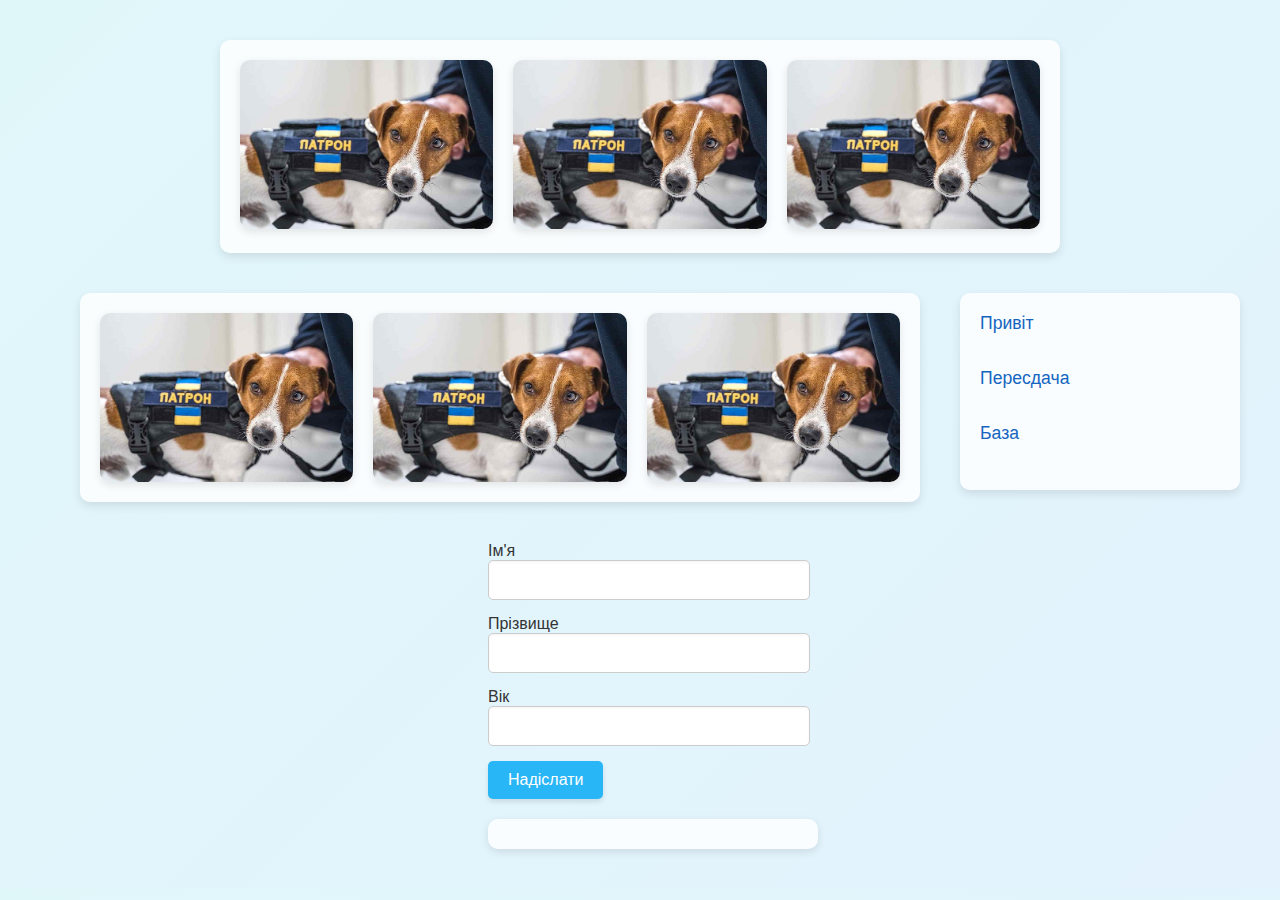
<file: task_1/index.html>
<!DOCTYPE html>
<html lang="en">
<head>
    <meta charset="UTF-8">
    <meta name="viewport" content="width=device-width, initial-scale=1.0">
    <title>Interactive Web Page</title>
    <link rel="stylesheet" href="main.css">
</head>
<body>

    <div id="task1">
        <div class="MOV_img-cont">
            <a href="https://www.youtube.com">
                <img src="./img/images.jpg" alt="YouTube">
            </a>
            <a href="https://translate.google.com.ua/">
                <img src="./img/images.jpg" alt="Google">
            </a>
            <a href="https://uk.wikipedia.org/">
                <img src="./img/images.jpg" alt="wiki">
            </a>
        </div>
    </div>

    <div id="task2">
        <div class="MOV_img-cont">
            <img src="./img/images.jpg" alt="Image 1">
            <img src="./img/images.jpg" alt="Image 2">
            <img src="./img/images.jpg" alt="Image 3">
        </div>
    </div>

    <div id="task3">
        <div class="MOV_link-cont">
            <a href="https://www.youtube.com">Привіт</a><br>
            <a href="https://translate.google.com.ua/">Пересдача</a><br>
            <a href="https://www.stalker2.com/ru">База</a><br>
        </div>
    </div>

    <div id="task4">
        <form id="userForm">
            <label for="firstName">Ім'я</label>
            <input type="text" id="firstName" name="firstName" required><br>

            <label for="lastName">Прізвище</label>
            <input type="text" id="lastName" name="lastName" required><br>

            <label for="age">Вік</label>
            <input type="number" id="age" name="age" maxlength="3" required><br>

            <button type="submit">Надіслати</button>
        </form>

        <div id="demo"></div>
    </div>

    <script src="index.js"></script>
</body>
</html>
</file>
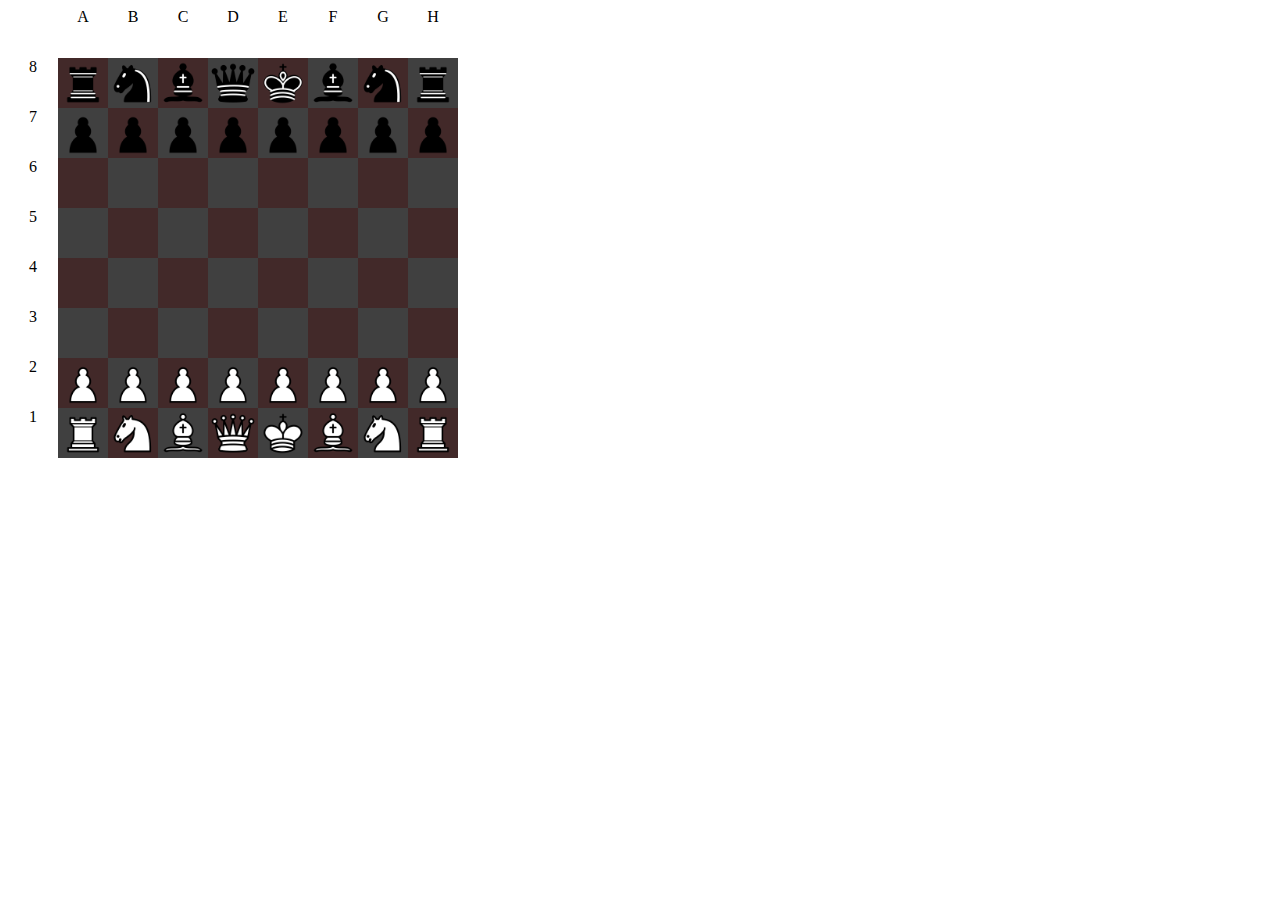
<file: task_3/index.html>
<!DOCTYPE html>
<html lang="en">
<head>
    <meta charset="UTF-8">
    <meta name="viewport" content="width=device-width, initial-scale=1.0">
    <title>Chessboard</title>
    <link rel="stylesheet" href="main.css">
</head>
<body>
    <div id="chest"></div>
    <script src="index.js"></script>
</body>
</html>
</file>
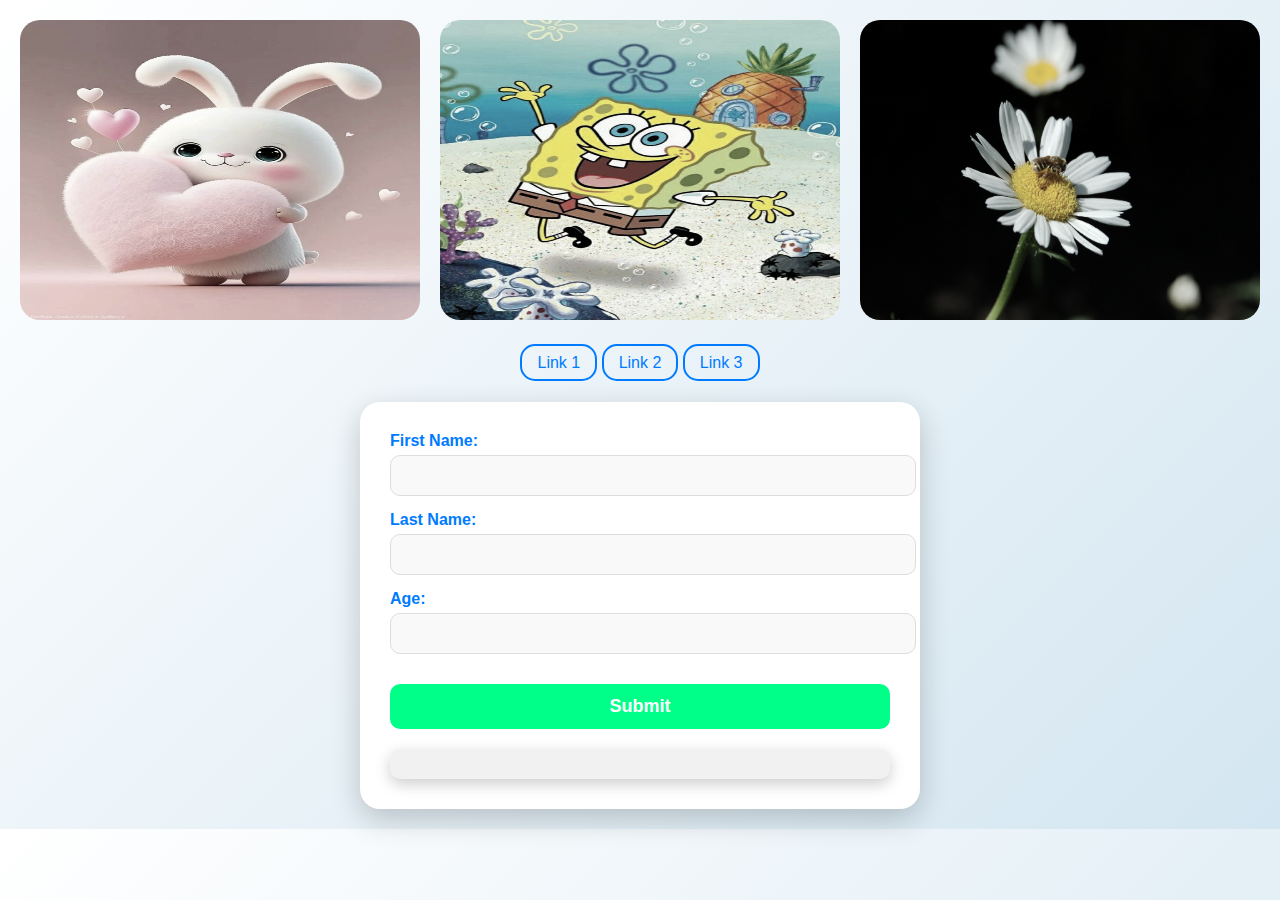
<file: pz-2-3stahovskyi/task_1/index.html>
<!DOCTYPE html>
<html lang="en">
<head>
    <meta charset="UTF-8">
    <meta name="viewport" content="width=device-width, initial-scale=1.0">
    <title>Interactive Task</title>
    <link rel="stylesheet" href="./main.css">
</head>
<body>
    <div class="images">
        <a href="https://Landscape.com"><img src="./img/im11.jpg" alt="Landscape Image"></a>
        <a href="https://Character.com"><img src="./img/im22.jpg" alt="Character Image"></a>
        <a href="https://CartoonHippo.com"><img src="./img/im33.jpg" alt="Cartoon Hippo Image"></a>
    </div>

    <div class="links">
        <a href="https://Landscape.com">Link 1</a>
        <a href="https://Character.com">Link 2</a>
        <a href="https://CartoonHippo.com">Link 3</a>
    </div>

    <div class="form-container">
        <form id="userForm">
            <label>First Name: <input type="text" id="firstName"></label>
            <label>Last Name: <input type="text" id="lastName"></label>
            <label>Age: <input type="text" id="age"></label>
            <button type="submit">Submit</button>
        </form>
        <div id="demo"></div>
    </div>

    <script src="index.js"></script>
</body>
</html>
</file>
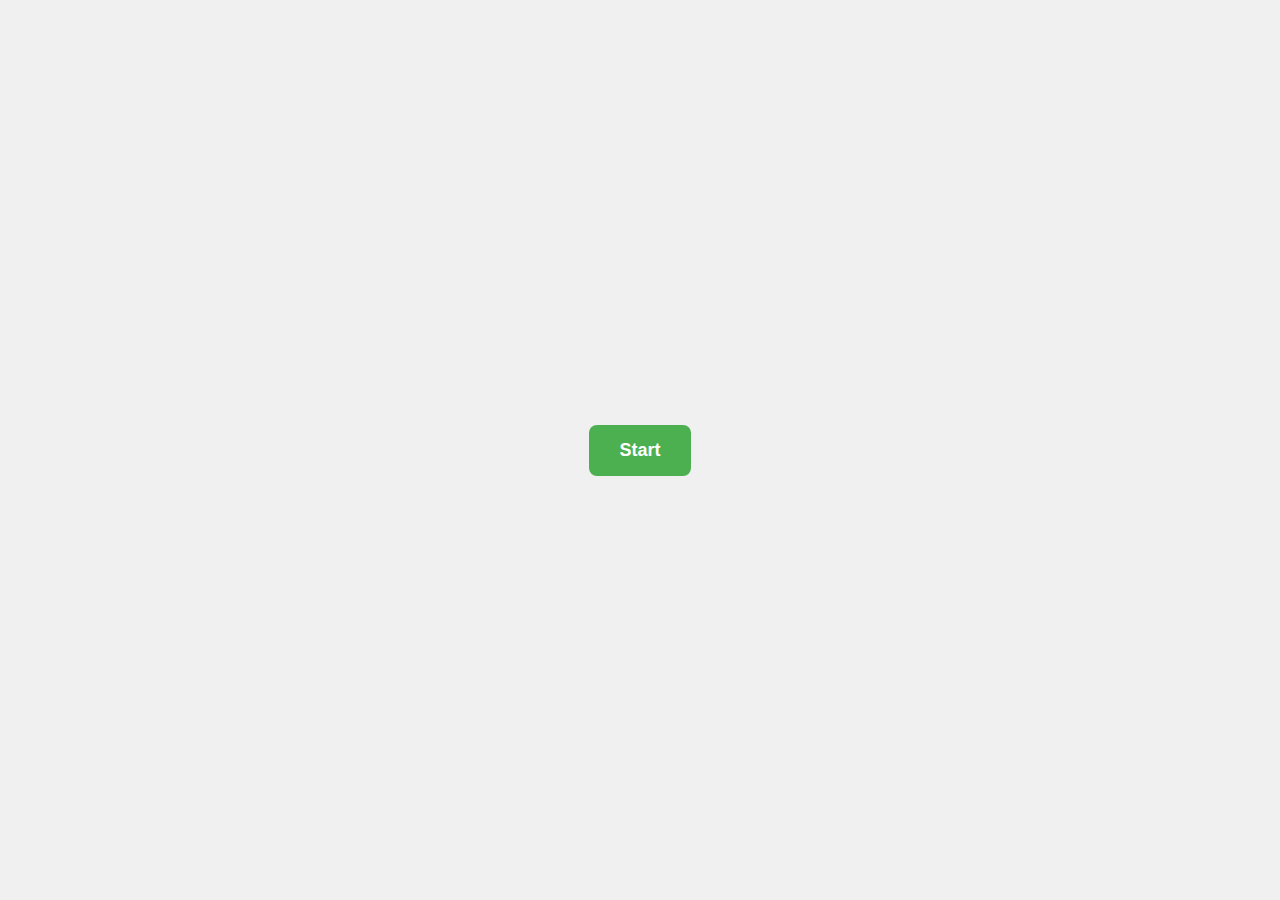
<file: pz-2-3stahovskyi/task_2/index.html>
<!DOCTYPE html>
<html lang="en">
<head>
    <meta charset="UTF-8">
    <meta name="viewport" content="width=device-width, initial-scale=1.0">
    <title>Task 2 - Button States</title>
    <link rel="stylesheet" href="main.css">
</head>
<body>
    <div class="container">
        <button id="statusButton" class="button">Start</button>
    </div>
    <script src="index.js"></script>
</body>
</html>
</file>
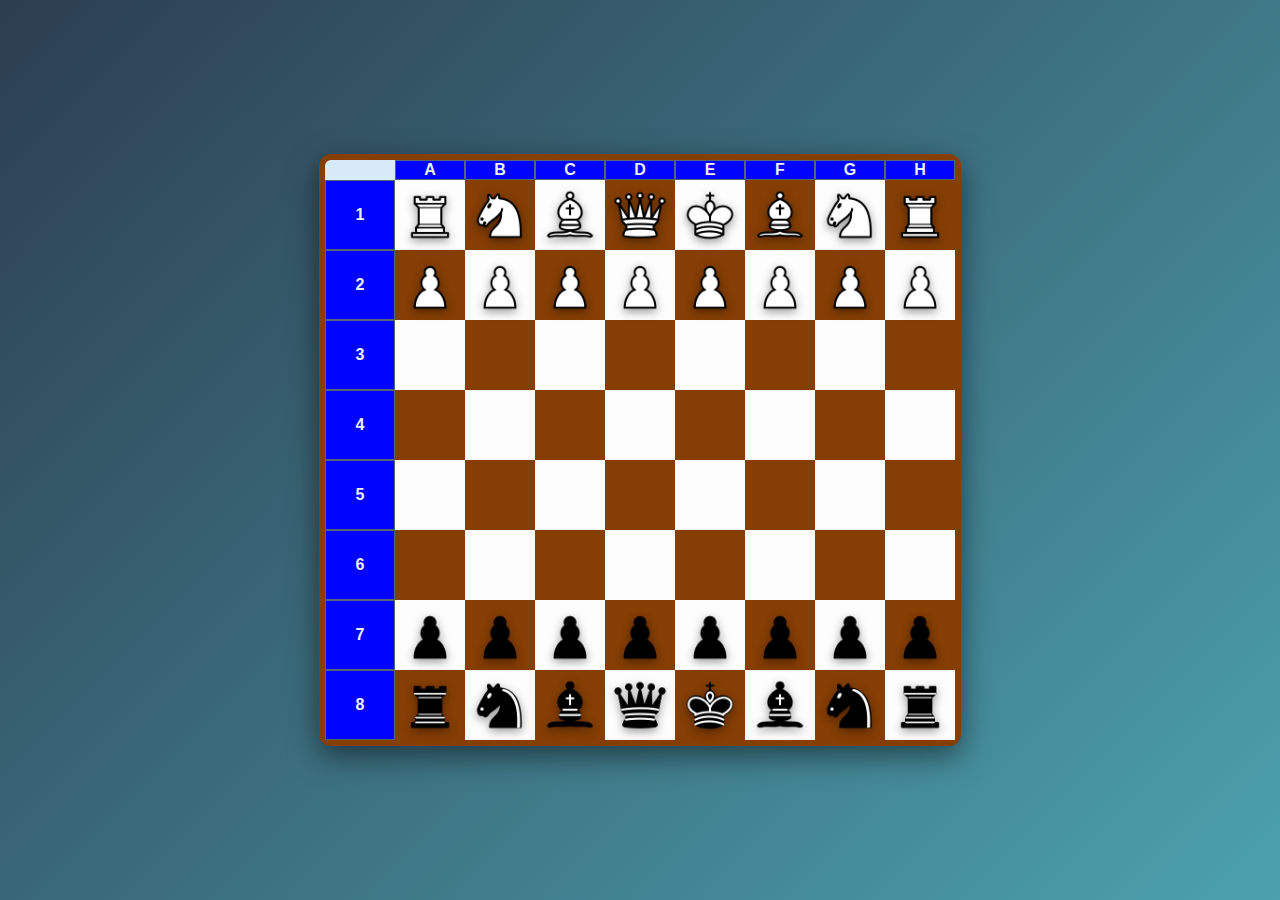
<file: pz-2-3stahovskyi/task_3/index.html>
<!DOCTYPE html>
<html lang="en">
<head>
    <meta charset="UTF-8">
    <meta name="viewport" content="width=device-width, initial-scale=1.0">
    <title>Chessboard</title>
    <link rel="stylesheet" href="main.css">
</head>
<body>
    <div id="chessboard"></div>
    <script src="index.js"></script>
</body>
</html>
</file>
<file: task_1/main.css>
body {
    font-family: 'Arial', sans-serif;
    padding: 40px;
    display: flex;
    flex-wrap: wrap;
    justify-content: center;
    align-items: flex-start;
    gap: 40px;
    background: linear-gradient(135deg, #e0f7fa, #e3f2fd);
    color: #333;
    margin: 0;
}

h1, h2 {
    color: #222;
    text-align: center;
    width: 100%;
    margin-top: 0;
    font-weight: normal;
}

/* Галерея изображений (Task 1) */
.MOV_img-cont {
    display: grid;
    grid-template-columns: repeat(3, 1fr);
    gap: 20px;
    max-width: 800px;
    width: 100%;
    background: #ffffffc7;
    padding: 20px;
    border-radius: 10px;
    box-shadow: 0 4px 10px rgba(0,0,0,0.1);
}

.MOV_img-cont img {
    width: 100%;
    height: auto;
    border-radius: 10px;
    box-shadow: 0 3px 8px rgba(0, 0, 0, 0.1);
    transition: transform 0.3s ease, box-shadow 0.3s ease;
    cursor: pointer;
}

.MOV_img-cont img:hover {
    transform: scale(1.05);
    box-shadow: 0 6px 12px rgba(0, 0, 0, 0.15);
}

/* Блок со ссылками (Task 3) */
.MOV_link-cont {
    display: flex;
    flex-direction: column;
    gap: 8px;
    background: #ffffffc7;
    padding: 20px;
    border-radius: 10px;
    box-shadow: 0 4px 10px rgba(0,0,0,0.1);
    max-width: 300px;
    width: 100%;
}

.MOV_link-cont a {
    display: inline-block;
    color: #1565c0;
    font-size: 1.1rem;
    font-weight: 500;
    text-decoration: none;
    transition: color 0.3s ease;
    /* Чтобы при добавлении текста (href) ссылка не "скакала":
       Зарезервируем место под текст */
    min-width: 200px;
    white-space: nowrap;
}

.MOV_link-cont a:hover {
    color: #0d47a1;
    text-decoration: underline;
}

/* Поля ввода и форма */
input {
    margin-bottom: 15px;
    padding: 10px;
    width: 100%;
    max-width: 300px;
    font-size: 1rem;
    border: 1px solid #ccc;
    border-radius: 5px;
    box-shadow: inset 0 1px 3px rgba(0, 0, 0, 0.05);
    transition: border 0.3s ease, box-shadow 0.3s ease;
    font-family: 'Arial', sans-serif;
}

input:focus {
    border-color: #29b6f6;
    box-shadow: 0 0 5px rgba(41, 182, 246, 0.5);
}

input.invalid {
    border: 2px solid #f44336;
    box-shadow: 0 0 5px rgba(244, 67, 54, 0.5);
}

/* Кнопка */
button {
    padding: 10px 20px;
    font-size: 1rem;
    background-color: #29b6f6;
    color: white;
    border: none;
    border-radius: 5px;
    box-shadow: 0 3px 5px rgba(0, 0, 0, 0.1);
    cursor: pointer;
    transition: background-color 0.3s ease, transform 0.2s ease;
    font-family: 'Arial', sans-serif;
}

button:hover {
    background-color: #1e88e5;
    transform: translateY(-2px);
}

button:active {
    transform: translateY(0);
    box-shadow: 0 2px 4px rgba(0, 0, 0, 0.2);
}

/* Блок результата */
#demo {
    margin-top: 20px;
    font-size: 1.1rem;
    font-weight: bold;
    color: #333;
    text-align: center;
    background: #ffffffc7;
    padding: 15px;
    border-radius: 10px;
    max-width: 300px;
    width: 100%;
    box-shadow: 0 3px 8px rgba(0,0,0,0.1);
}
</file>
<file: task_3/main.css>
#chest {
    display: grid;
    justify-items: center;
    grid-template-columns: 50px 50px 50px 50px 50px 50px 50px 50px 50px 50px;
    grid-template-rows: 50px 50px 50px 50px 50px 50px 50px 50px 50px 50px;
}

.eam_square {
    width: 50px;
    height: 50px;
}

.eam_dark {
    background: rgb(66, 41, 41);
}

.eam_light {
    background: #404040;
}

img {
    width: 50px;
}
</file>
<file: pz-2-3stahovskyi/task_1/main.css>
body {
    margin: 0;
    font-family: 'Roboto', sans-serif;
    background: linear-gradient(135deg, #ffffff, #d4e6f1); /* Світлий фон з градієнтом */
    color: #333;
    text-align: center;
    padding: 20px;
}

/* Галерея зображень */
.images {
    display: flex;
    justify-content: space-between;
    gap: 10px;
    margin-bottom: 30px;
}

.images img {
    width: 400px;
    height: 300px;

    border-radius: 20px;
    transition: transform 0.4s, filter 0.4s;
    filter: grayscale(50%);
}

.images img:hover {
    transform: scale(1.1);
    filter: grayscale(0%);
}


.links {
    margin-bottom: 30px;
}

.links a {
    color: #007bff; 
    text-decoration: none;
    font-size: 16px;
    padding: 8px 15px;
    border: 2px solid #007bff;
    border-radius: 15px;
    transition: background 0.4s, box-shadow 0.4s; 
}

.links a:hover {
    background: #e6f3ff; 
    box-shadow: 0 4px 10px rgba(0, 123, 255, 0.2); 
    border-color: #007bff; 
    color: #007bff; 
}

.links a:active {
    box-shadow: 0 2px 5px rgba(0, 123, 255, 0.5); 
    transform: scale(0.98); 
}


.form-container {
    background: #ffffff; 
    padding: 30px;
    border-radius: 20px;
    max-width: 500px;
    margin: 0 auto;
    box-shadow: 0 10px 30px rgba(0, 0, 0, 0.2);
}


form label {
    display: block;
    margin-bottom: 15px;
    font-weight: 700;
    color: #007bff;
    text-align: left;
}

form input {
    width: 100%;
    padding: 12px;
    margin-top: 5px;
    border: 1px solid #ddd;
    border-radius: 10px;
    background: #f9f9f9;
    color: #333;
    transition: border 0.3s ease-in-out, box-shadow 0.3s ease-in-out;
}

form input:focus {
    outline: none;
    border-color: #007bff;
    box-shadow: 0 0 10px rgba(0, 123, 255, 0.5);
}


form button {
    width: 100%;
    padding: 12px;
    margin-top: 15px;
    background: #00ff88; 
    border: none;
    color: white;
    font-size: 18px;
    font-weight: bold;
    border-radius: 10px;
    cursor: pointer;
    transition: background 0.3s ease-in-out, transform 0.2s;
}

form button:hover {
    background: #0056b3;
    transform: scale(1.05);
}


#demo {
    margin-top: 20px;
    padding: 15px;
    background: #f1f1f1;
    border-radius: 10px;
    box-shadow: 0 5px 15px rgba(0, 0, 0, 0.2);
    font-size: 16px;
    color: #007bff;
}
</file>
<file: pz-2-3stahovskyi/task_2/main.css>
.container {
    text-align: center;
}

.start {
    background-color: #4caf50; 
    color: white;
}
.completed {
    background-color: #f44336; 
    color: white;
}

.processing {
    background-color: #ff9800; 
}
.button {
    padding: 15px 30px;
    font-size: 18px;
    font-weight: bold;
    border: none;
    border-radius: 8px;
    cursor: pointer;
    transition: background-color 0.3s, color 0.3s;
}


body {
    margin: 0;
    font-family: Arial, sans-serif;
    display: flex;
    justify-content: center;
    align-items: center;
    height: 100vh;
    background: #f0f0f0;
}
</file>
<file: pz-2-3stahovskyi/task_3/main.css>
body {
    margin: 0;
    font-family: 'Roboto', sans-serif;
    background: linear-gradient(135deg, #2c3e50, #4ca1af);
    display: flex;
    justify-content: center;
    align-items: center;
    height: 100vh;
    color: #853e04;
}


#chessboard {
    display: grid;
    grid-template-columns: repeat(9, 70px); 
    border: 6px solid #853e04; 
    background: #d6eaf8; 
    border-radius: 12px;
    box-shadow: 0 10px 30px rgba(0, 0, 0, 0.5);
}


.cell {
    width: 70px;
    height: 70px;
    display: flex;
    justify-content: center;
    align-items: center;
    font-size: 18px;
    font-weight: bold;
    text-transform: uppercase;
    color: #1c2833;
}

.cell.black {
    background-color: #853e04;
    color: white;
}

.cell.white {
    background-color: #fdfdfd;
    color: black;
}

.label {
    background-color: rgb(0, 4, 255); 
    color: #ecf0f1;
    font-weight: bold;
    display: flex;
    justify-content: center;
    align-items: center;
    border: 1px solid #566573; 
    font-size: 16px;
}

.piece {
    width: 60px;
    height: 60px;
    object-fit: contain; 
    filter: drop-shadow(0 3px 5px rgba(0, 0, 0, 0.4));
    transition: transform 0.3s ease-in-out;
}
</file>
